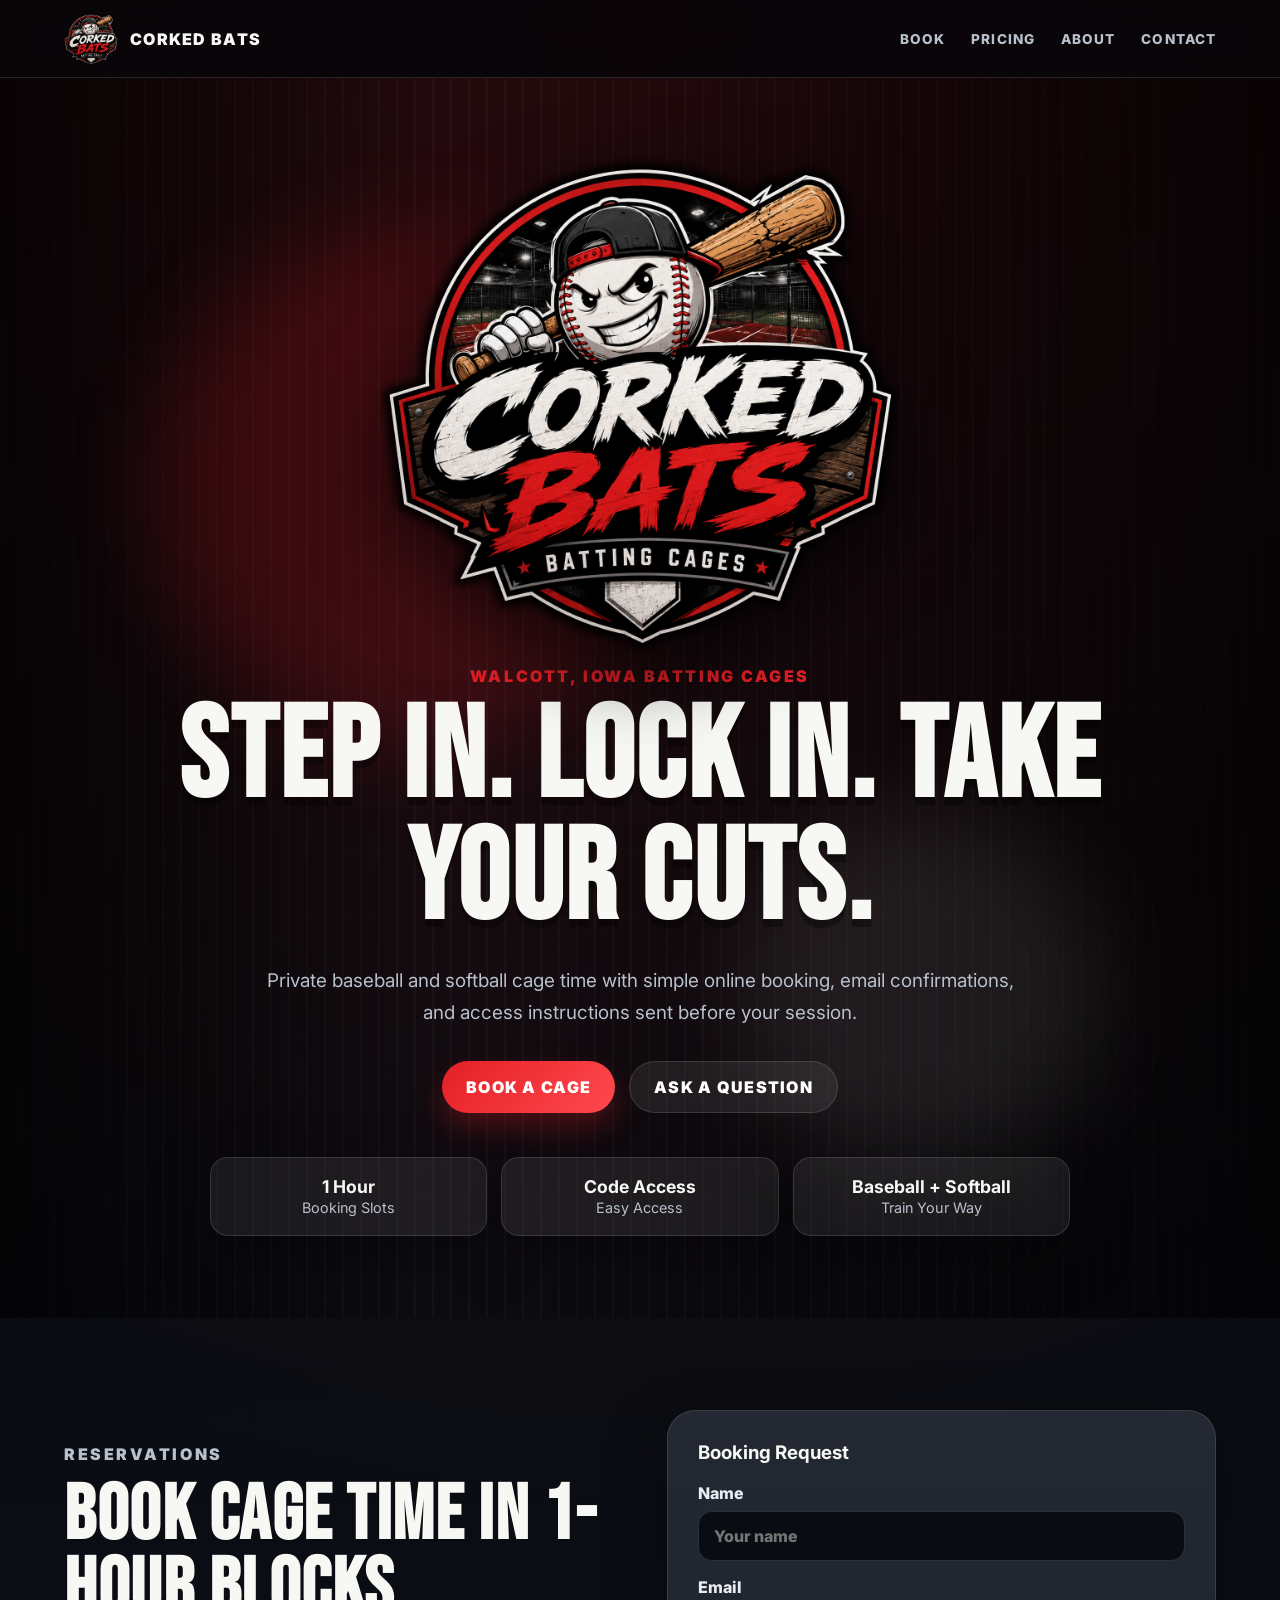
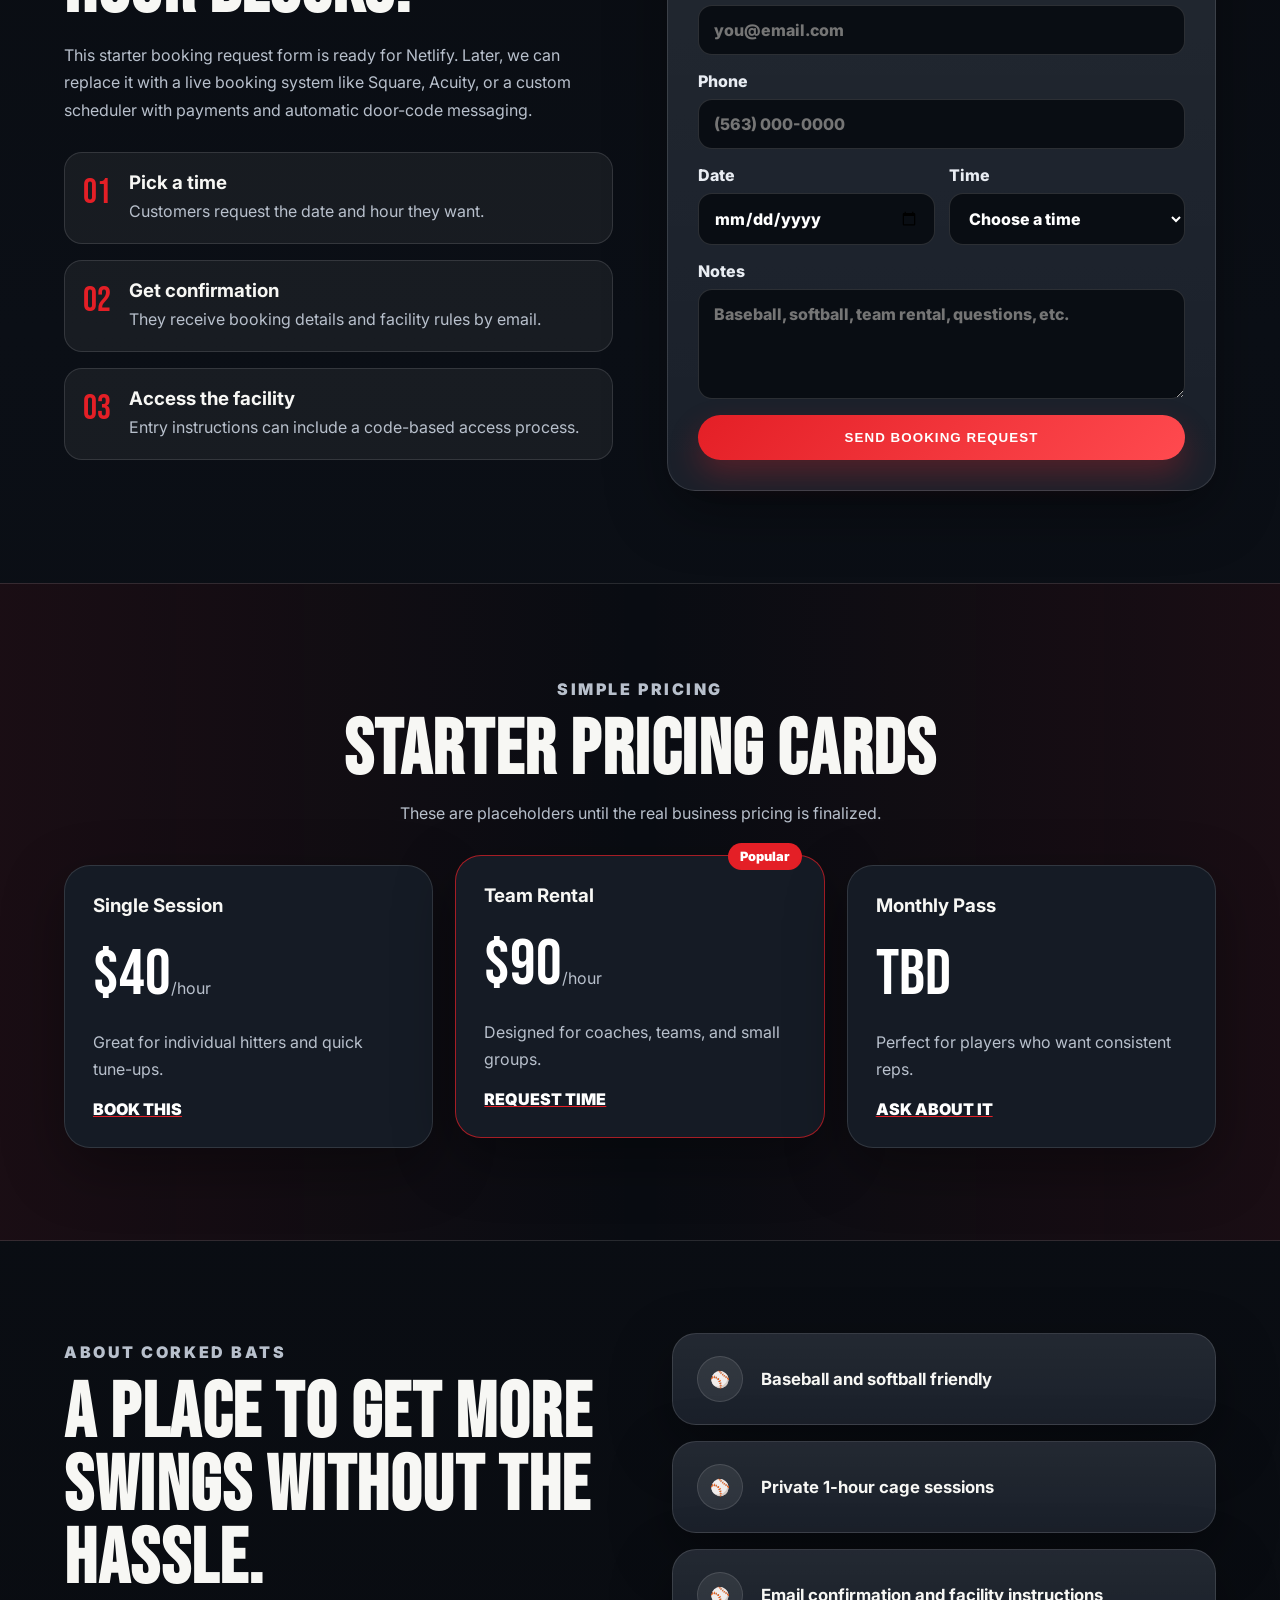
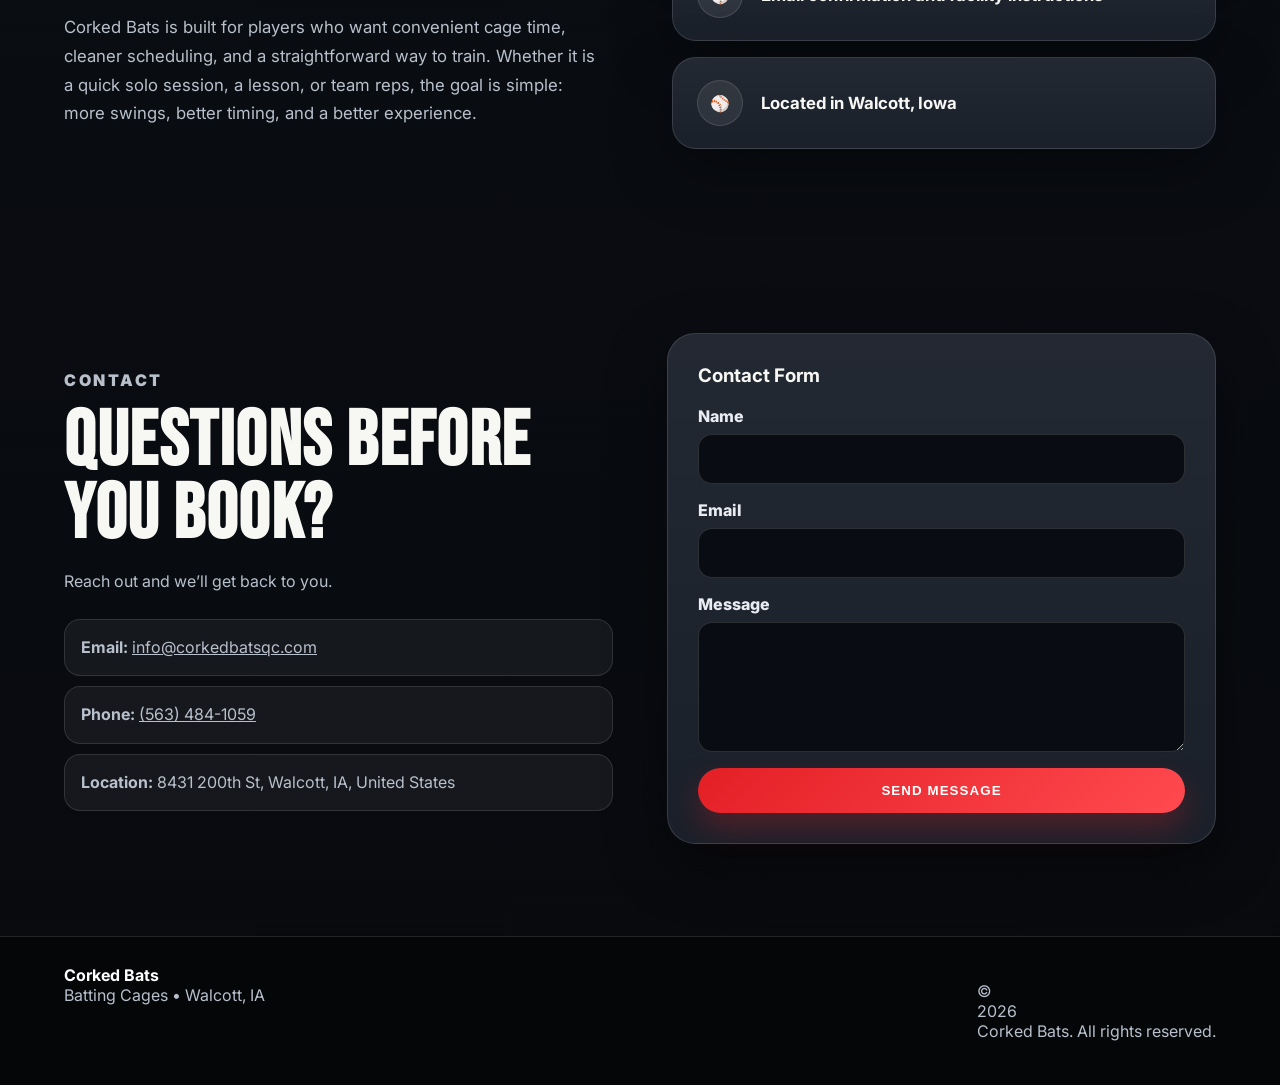
<file: index.html>
<!DOCTYPE html>
<html lang="en">
<head>
  <meta charset="UTF-8" />
  <meta name="viewport" content="width=device-width, initial-scale=1.0" />
  <title>Corked Bats | Batting Cages in Walcott, IA</title>
  <meta name="description" content="Corked Bats is a baseball and softball batting cage facility in Walcott, Iowa. Book cage time, train hard, and get access instructions by email." />
  <link rel="preconnect" href="https://fonts.googleapis.com">
  <link rel="preconnect" href="https://fonts.gstatic.com" crossorigin>
  <link href="https://fonts.googleapis.com/css2?family=Bebas+Neue&family=Inter:wght@400;600;700;800;900&display=swap" rel="stylesheet">
  <link rel="stylesheet" href="styles.css" />
</head>
<body>
  <header class="site-header">
    <a href="#home" class="brand">
      <img src="assets/logo.png" alt="Corked Bats logo" />
      <span>Corked Bats</span>
    </a>

    <button class="menu-toggle" aria-label="Open navigation">☰</button>

    <nav class="nav">
      <a href="#booking">Book</a>
      <a href="#pricing">Pricing</a>
      <a href="#about">About</a>
      <a href="#contact">Contact</a>
    </nav>
  </header>

  <main id="home">
    <section class="hero">
      <div class="hero-bg-grid"></div>
      <div class="hero-glow hero-glow-red"></div>
      <div class="hero-glow hero-glow-white"></div>

      <div class="hero-content">
        <img class="hero-logo" src="assets/logo.png" alt="Corked Bats batting cages logo" />
        <p class="eyebrow">Walcott, Iowa Batting Cages</p>
        <h1>Step in. Lock in. Take your cuts.</h1>
        <p class="hero-copy">
          Private baseball and softball cage time with simple online booking, email confirmations,
          and access instructions sent before your session.
        </p>
        <div class="hero-actions">
          <a class="btn btn-primary" href="#booking">Book a Cage</a>
          <a class="btn btn-secondary" href="#contact">Ask a Question</a>
        </div>

        <div class="quick-info">
          <div>
            <strong>1 Hour</strong>
            <span>Booking Slots</span>
          </div>
          <div>
            <strong>Code Access</strong>
            <span>Easy Access</span>
          </div>
          <div>
            <strong>Baseball + Softball</strong>
            <span>Train Your Way</span>
          </div>
        </div>
      </div>
    </section>

    <section class="section booking-section" id="booking">
      <div class="container two-col">
        <div>
          <p class="eyebrow">Reservations</p>
          <h2>Book cage time in 1-hour blocks.</h2>
          <p>
            This starter booking request form is ready for Netlify. Later, we can replace it with a live booking system
            like Square, Acuity, or a custom scheduler with payments and automatic door-code messaging.
          </p>

          <div class="steps">
            <div class="step">
              <span>01</span>
              <div>
                <h3>Pick a time</h3>
                <p>Customers request the date and hour they want.</p>
              </div>
            </div>
            <div class="step">
              <span>02</span>
              <div>
                <h3>Get confirmation</h3>
                <p>They receive booking details and facility rules by email.</p>
              </div>
            </div>
            <div class="step">
              <span>03</span>
              <div>
                <h3>Access the facility</h3>
                <p>Entry instructions can include a code-based access process.</p>
              </div>
            </div>
          </div>
        </div>

        <form class="card-form" name="booking" method="POST" data-netlify="true" action="/thank-you.html">
          <input type="hidden" name="form-name" value="booking" />
          <h3>Booking Request</h3>

          <label>
            Name
            <input type="text" name="name" placeholder="Your name" required />
          </label>

          <label>
            Email
            <input type="email" name="email" placeholder="you@email.com" required />
          </label>

          <label>
            Phone
            <input type="tel" name="phone" placeholder="(563) 000-0000" />
          </label>

          <div class="form-row">
            <label>
              Date
              <input type="date" name="date" required />
            </label>

            <label>
              Time
              <select name="time" required>
                <option value="">Choose a time</option>
                <option>8:00 AM</option>
                <option>9:00 AM</option>
                <option>10:00 AM</option>
                <option>11:00 AM</option>
                <option>12:00 PM</option>
                <option>1:00 PM</option>
                <option>2:00 PM</option>
                <option>3:00 PM</option>
                <option>4:00 PM</option>
                <option>5:00 PM</option>
                <option>6:00 PM</option>
                <option>7:00 PM</option>
                <option>8:00 PM</option>
              </select>
            </label>
          </div>

          <label>
            Notes
            <textarea name="notes" rows="4" placeholder="Baseball, softball, team rental, questions, etc."></textarea>
          </label>

          <button class="btn btn-primary full" type="submit">Send Booking Request</button>
        </form>
      </div>
    </section>

    <section class="section dark-strip" id="pricing">
      <div class="container">
        <p class="eyebrow center">Simple Pricing</p>
        <h2 class="center">Starter pricing cards</h2>
        <p class="section-intro">
          These are placeholders until the real business pricing is finalized.
        </p>

        <div class="pricing-grid">
          <div class="price-card">
            <h3>Single Session</h3>
            <div class="price">$40<span>/hour</span></div>
            <p>Great for individual hitters and quick tune-ups.</p>
            <a href="#booking" class="card-link">Book this</a>
          </div>

          <div class="price-card featured">
            <div class="badge">Popular</div>
            <h3>Team Rental</h3>
            <div class="price">$90<span>/hour</span></div>
            <p>Designed for coaches, teams, and small groups.</p>
            <a href="#booking" class="card-link">Request time</a>
          </div>

          <div class="price-card">
            <h3>Monthly Pass</h3>
            <div class="price">TBD</div>
            <p>Perfect for players who want consistent reps.</p>
            <a href="#contact" class="card-link">Ask about it</a>
          </div>
        </div>
      </div>
    </section>

    <section class="section about-section" id="about">
      <div class="container about-clean-grid">
        <div class="about-copy">
          <p class="eyebrow">About Corked Bats</p>
          <h2>A place to get more swings without the hassle.</h2>
          <p>
            Corked Bats is built for players who want convenient cage time, cleaner scheduling,
            and a straightforward way to train. Whether it is a quick solo session, a lesson,
            or team reps, the goal is simple: more swings, better timing, and a better experience.
          </p>
        </div>

        <div class="about-card-list">
          <div class="about-feature-card">
            <span class="feature-icon">⚾</span>
            <strong>Baseball and softball friendly</strong>
          </div>

          <div class="about-feature-card">
            <span class="feature-icon">⚾</span>
            <strong>Private 1-hour cage sessions</strong>
          </div>

          <div class="about-feature-card">
            <span class="feature-icon">⚾</span>
            <strong>Email confirmation and facility instructions</strong>
          </div>

          <div class="about-feature-card">
            <span class="feature-icon">⚾</span>
            <strong>Located in Walcott, Iowa</strong>
          </div>
        </div>
      </div>
    </section>

    <section class="section contact-section" id="contact">
      <div class="container two-col">
        <div>
          <p class="eyebrow">Contact</p>
          <h2>Questions before you book?</h2>
          <p>Reach out and we’ll get back to you.</p>

          <div class="contact-info">
            <p><strong>Email:</strong> <a href="mailto:info@corkedbatsqc.com">info@corkedbatsqc.com</a></p>
            <p><strong>Phone:</strong> <a href="tel:+15634841059">(563) 484-1059</a></p>
            <p><strong>Location:</strong> 8431 200th St, Walcott, IA, United States</p>
          </div>
        </div>

        <form class="card-form" name="contact" method="POST" data-netlify="true" action="/thank-you.html">
          <input type="hidden" name="form-name" value="contact" />
          <h3>Contact Form</h3>

          <label>
            Name
            <input type="text" name="name" required />
          </label>

          <label>
            Email
            <input type="email" name="email" required />
          </label>

          <label>
            Message
            <textarea name="message" rows="5" required></textarea>
          </label>

          <button class="btn btn-primary full" type="submit">Send Message</button>
        </form>
      </div>
    </section>
  </main>

  <footer class="site-footer">
    <div>
      <strong>Corked Bats</strong>
      <span>Batting Cages • Walcott, IA</span>
    </div>
    <p>© <span id="year"></span> Corked Bats. All rights reserved.</p>
  </footer>

  <script src="script.js"></script>
</body>
</html>
</file>
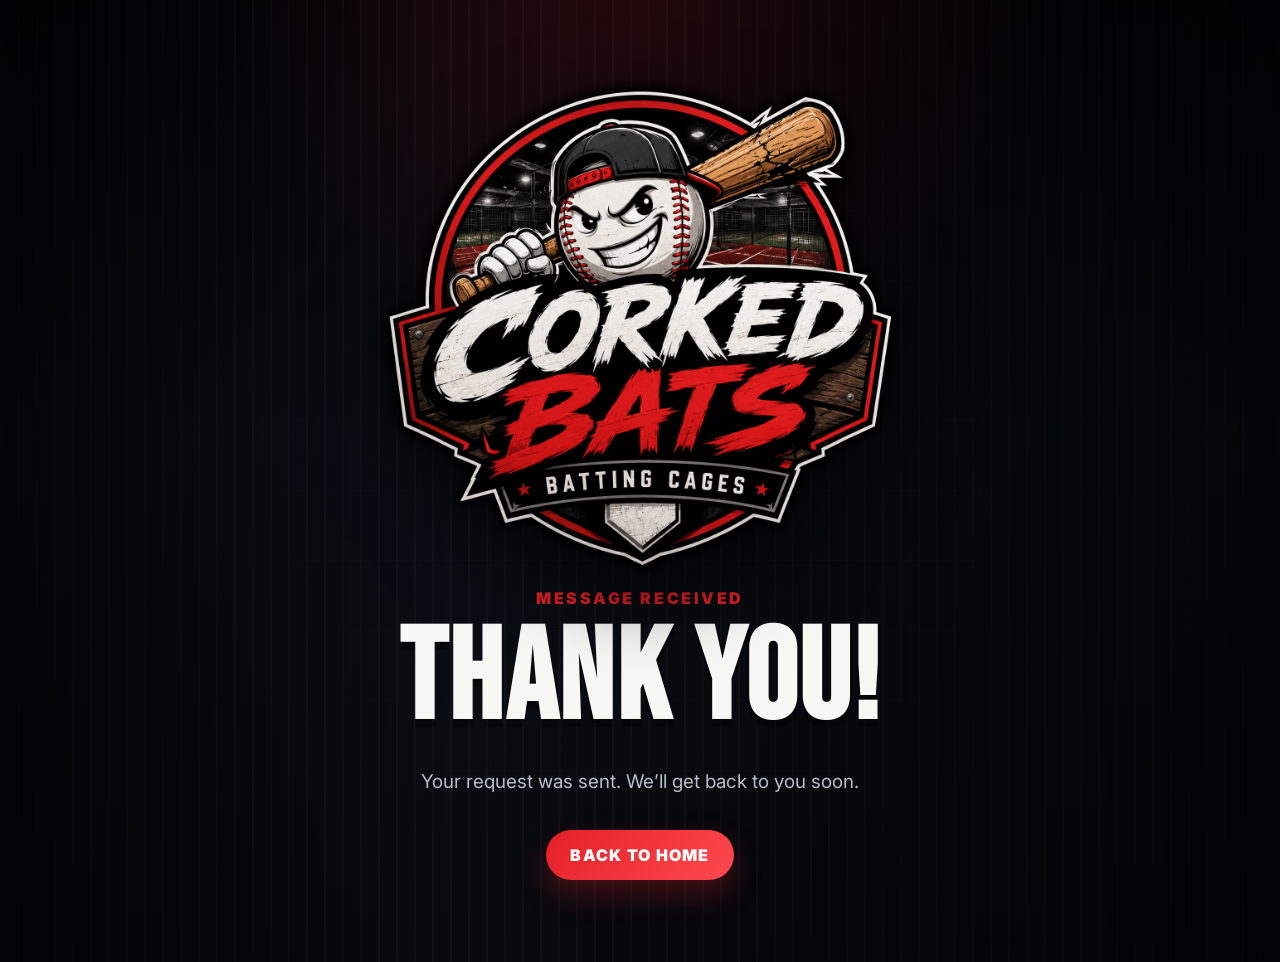
<file: thank-you.html>
<!DOCTYPE html>
<html lang="en">
<head>
  <meta charset="UTF-8" />
  <meta name="viewport" content="width=device-width, initial-scale=1.0" />
  <title>Thank You | Corked Bats</title>
  <link rel="preconnect" href="https://fonts.googleapis.com">
  <link rel="preconnect" href="https://fonts.gstatic.com" crossorigin>
  <link href="https://fonts.googleapis.com/css2?family=Bebas+Neue&family=Inter:wght@400;600;700;800;900&display=swap" rel="stylesheet">
  <link rel="stylesheet" href="styles.css" />
</head>
<body>
  <main class="thank-you-page">
    <section class="hero">
      <div class="hero-bg-grid"></div>
      <div class="hero-content">
        <img class="hero-logo" src="assets/logo.png" alt="Corked Bats logo" />
        <p class="eyebrow">Message Received</p>
        <h1>Thank You!</h1>
        <p class="hero-copy">Your request was sent. We’ll get back to you soon.</p>
        <div class="hero-actions">
          <a class="btn btn-primary" href="/">Back to Home</a>
        </div>
      </div>
    </section>
  </main>
</body>
</html>
</file>
<file: styles.css>
* {
  box-sizing: border-box;
}

:root {
  --bg: #080a0e;
  --bg-soft: #111720;
  --card: #151b25;
  --card-2: #0f141c;
  --text: #f7f7f4;
  --muted: #b8c0cc;
  --red: #e41f26;
  --red-dark: #981116;
  --line: rgba(255,255,255,.12);
  --wood: #b57535;
  --shadow: 0 20px 60px rgba(0,0,0,.35);
}

html {
  scroll-behavior: smooth;
}

body {
  margin: 0;
  background:
    radial-gradient(circle at top, rgba(228,31,38,.16), transparent 35%),
    linear-gradient(180deg, #050608 0%, #0b0f16 45%, #080a0e 100%);
  color: var(--text);
  font-family: Inter, system-ui, -apple-system, BlinkMacSystemFont, "Segoe UI", sans-serif;
}

a {
  color: inherit;
}

.site-header {
  position: sticky;
  top: 0;
  z-index: 50;
  height: 78px;
  display: flex;
  align-items: center;
  justify-content: space-between;
  padding: 0 5vw;
  background: rgba(5,6,8,.82);
  backdrop-filter: blur(14px);
  border-bottom: 1px solid var(--line);
}

.brand {
  display: flex;
  align-items: center;
  gap: 12px;
  text-decoration: none;
  font-weight: 900;
  letter-spacing: .08em;
  text-transform: uppercase;
}

.brand img {
  width: 54px;
  height: 54px;
  object-fit: contain;
}

.nav {
  display: flex;
  gap: 26px;
  font-weight: 800;
  text-transform: uppercase;
  font-size: .85rem;
  letter-spacing: .08em;
}

.nav a {
  text-decoration: none;
  color: var(--muted);
}

.nav a:hover {
  color: white;
}

.menu-toggle {
  display: none;
  background: transparent;
  color: white;
  border: 1px solid var(--line);
  border-radius: 10px;
  padding: 8px 11px;
  font-size: 1.4rem;
}

.hero {
  min-height: calc(100vh - 78px);
  position: relative;
  overflow: hidden;
  display: grid;
  place-items: center;
  padding: 64px 20px 82px;
}

.hero-bg-grid {
  position: absolute;
  inset: 0;
  background:
    linear-gradient(rgba(255,255,255,.055) 1px, transparent 1px),
    linear-gradient(90deg, rgba(255,255,255,.055) 1px, transparent 1px);
  background-size: 70px 70px;
  mask-image: radial-gradient(circle at center, black, transparent 72%);
  opacity: .35;
}

.hero::before {
  content: "";
  position: absolute;
  inset: 0;
  background:
    linear-gradient(90deg, rgba(0,0,0,.9), transparent 35%, rgba(0,0,0,.9)),
    repeating-linear-gradient(90deg, rgba(255,255,255,.045) 0 2px, transparent 2px 18px);
  opacity: .7;
}

.hero-glow {
  position: absolute;
  border-radius: 999px;
  filter: blur(45px);
  opacity: .65;
}

.hero-glow-red {
  width: 520px;
  height: 520px;
  background: rgba(228,31,38,.28);
  top: 12%;
  left: 12%;
}

.hero-glow-white {
  width: 360px;
  height: 360px;
  background: rgba(255,255,255,.12);
  bottom: 12%;
  right: 14%;
}

.hero-content {
  position: relative;
  z-index: 2;
  max-width: 1000px;
  text-align: center;
}

.hero-logo {
  width: min(520px, 92vw);
  filter: drop-shadow(0 25px 40px rgba(0,0,0,.7));
  animation: logoRise .7s ease-out both;
}

@keyframes logoRise {
  from {
    transform: translateY(18px) scale(.96);
    opacity: 0;
  }
  to {
    transform: translateY(0) scale(1);
    opacity: 1;
  }
}

.eyebrow {
  color: var(--red);
  font-weight: 900;
  text-transform: uppercase;
  letter-spacing: .16em;
  margin: 0 0 12px;
}

h1, h2 {
  font-family: "Bebas Neue", Impact, sans-serif;
  line-height: .95;
  letter-spacing: .02em;
  margin: 0;
}

h1 {
  font-size: clamp(4rem, 10vw, 8.5rem);
  text-shadow: 0 8px 0 rgba(0,0,0,.35);
}

h2 {
  font-size: clamp(3rem, 6vw, 5.8rem);
}

h3 {
  margin-top: 0;
}

.hero-copy {
  max-width: 760px;
  margin: 24px auto 0;
  color: var(--muted);
  font-size: 1.18rem;
  line-height: 1.7;
}

.hero-actions {
  display: flex;
  justify-content: center;
  gap: 14px;
  flex-wrap: wrap;
  margin-top: 32px;
}

.btn {
  border: 0;
  border-radius: 999px;
  padding: 15px 24px;
  font-weight: 900;
  text-transform: uppercase;
  letter-spacing: .08em;
  text-decoration: none;
  cursor: pointer;
  transition: .2s ease;
  display: inline-flex;
  justify-content: center;
  align-items: center;
}

.btn-primary {
  background: linear-gradient(135deg, var(--red), #ff4a4f);
  color: white;
  box-shadow: 0 14px 30px rgba(228,31,38,.28);
}

.btn-secondary {
  background: rgba(255,255,255,.08);
  color: white;
  border: 1px solid var(--line);
}

.btn:hover {
  transform: translateY(-2px);
}

.full {
  width: 100%;
}

.quick-info {
  display: grid;
  grid-template-columns: repeat(3, 1fr);
  gap: 14px;
  margin: 44px auto 0;
  max-width: 860px;
}

.quick-info div {
  background: rgba(255,255,255,.07);
  border: 1px solid var(--line);
  border-radius: 18px;
  padding: 18px;
  box-shadow: var(--shadow);
}

.quick-info strong {
  display: block;
  font-size: 1.1rem;
}

.quick-info span {
  color: var(--muted);
  font-size: .9rem;
}

.section {
  padding: 92px 5vw;
}

.container {
  max-width: 1180px;
  margin: 0 auto;
}

.two-col {
  display: grid;
  grid-template-columns: 1fr 1fr;
  gap: 54px;
  align-items: center;
}

.section p {
  color: var(--muted);
  line-height: 1.7;
}

.card-form {
  background:
    linear-gradient(180deg, rgba(255,255,255,.06), rgba(255,255,255,.025)),
    var(--card);
  border: 1px solid var(--line);
  border-radius: 28px;
  padding: 30px;
  box-shadow: var(--shadow);
}

.card-form label {
  display: grid;
  gap: 8px;
  margin-bottom: 16px;
  font-weight: 800;
  color: #e9edf3;
}

input, select, textarea {
  width: 100%;
  border: 1px solid rgba(255,255,255,.14);
  border-radius: 14px;
  background: #090d13;
  color: white;
  padding: 14px 15px;
  font: inherit;
}

textarea {
  resize: vertical;
}

.form-row {
  display: grid;
  grid-template-columns: 1fr 1fr;
  gap: 14px;
}

.steps {
  display: grid;
  gap: 16px;
  margin-top: 28px;
}

.step {
  display: flex;
  gap: 18px;
  background: rgba(255,255,255,.055);
  border: 1px solid var(--line);
  border-radius: 18px;
  padding: 18px;
}

.step span {
  font-family: "Bebas Neue";
  color: var(--red);
  font-size: 2.2rem;
}

.step h3 {
  margin-bottom: 4px;
}

.step p {
  margin: 0;
}

.dark-strip {
  background:
    linear-gradient(90deg, rgba(228,31,38,.08), transparent, rgba(228,31,38,.08)),
    #090c12;
  border-top: 1px solid var(--line);
  border-bottom: 1px solid var(--line);
}

.center {
  text-align: center;
}

.section-intro {
  max-width: 620px;
  text-align: center;
  margin: 12px auto 38px;
}

.pricing-grid {
  display: grid;
  grid-template-columns: repeat(3, 1fr);
  gap: 22px;
}

.price-card {
  position: relative;
  background: var(--card);
  border: 1px solid var(--line);
  border-radius: 26px;
  padding: 28px;
  box-shadow: var(--shadow);
}

.price-card.featured {
  border-color: rgba(228,31,38,.7);
  transform: translateY(-10px);
}

.badge {
  position: absolute;
  top: -13px;
  right: 22px;
  background: var(--red);
  color: white;
  border-radius: 999px;
  padding: 6px 12px;
  font-weight: 900;
  font-size: .8rem;
}

.price {
  font-family: "Bebas Neue";
  font-size: 4rem;
  color: white;
}

.price span {
  font-family: Inter;
  font-size: 1rem;
  color: var(--muted);
}

.card-link {
  color: white;
  font-weight: 900;
  text-transform: uppercase;
  text-decoration-color: var(--red);
}

.photo-card {
  background: linear-gradient(135deg, #191f29, #090d13);
  border: 1px solid var(--line);
  border-radius: 30px;
  min-height: 420px;
  overflow: hidden;
  box-shadow: var(--shadow);
}

.cage-illustration {
  position: relative;
  height: 420px;
  background:
    linear-gradient(180deg, rgba(255,255,255,.08), transparent 35%),
    radial-gradient(circle at center, rgba(228,31,38,.2), transparent 45%),
    #080b10;
}

.net-lines {
  position: absolute;
  inset: 0;
  background:
    linear-gradient(rgba(255,255,255,.07) 1px, transparent 1px),
    linear-gradient(90deg, rgba(255,255,255,.07) 1px, transparent 1px);
  background-size: 38px 38px;
  transform: perspective(500px) rotateX(58deg) scale(1.5);
  transform-origin: bottom;
  opacity: .65;
}

.light {
  position: absolute;
  top: 34px;
  width: 90px;
  height: 90px;
  background: radial-gradient(circle, white, rgba(255,255,255,.1), transparent 70%);
  filter: blur(2px);
  z-index: 2;
}

.light-one {
  left: 24%;
}

.light-two {
  right: 24%;
}

.plate {
  position: absolute;
  width: 120px;
  height: 100px;
  bottom: 36px;
  left: 50%;
  transform: translateX(-50%) rotate(45deg);
  background: rgba(255,255,255,.85);
  clip-path: polygon(0 0, 100% 0, 100% 70%, 50% 100%, 0 70%);
  z-index: 3;
}

.check-list {
  list-style: none;
  padding: 0;
  margin: 24px 0 0;
  display: grid;
  gap: 12px;
}

.check-list li {
  background: rgba(255,255,255,.055);
  border: 1px solid var(--line);
  border-radius: 999px;
  padding: 13px 16px;
}

.check-list li::before {
  content: "⚾";
  margin-right: 10px;
}

.contact-info {
  display: grid;
  gap: 10px;
  margin-top: 24px;
}

.contact-info p {
  margin: 0;
  background: rgba(255,255,255,.055);
  border: 1px solid var(--line);
  border-radius: 16px;
  padding: 14px 16px;
}

.site-footer {
  display: flex;
  justify-content: space-between;
  gap: 20px;
  padding: 28px 5vw;
  border-top: 1px solid var(--line);
  background: #050608;
  color: var(--muted);
}

.site-footer strong,
.site-footer span {
  display: block;
}

.site-footer strong {
  color: white;
}

@media (max-width: 850px) {
  .menu-toggle {
    display: block;
  }

  .nav {
    position: absolute;
    top: 78px;
    left: 0;
    right: 0;
    display: none;
    flex-direction: column;
    padding: 20px 5vw;
    background: rgba(5,6,8,.96);
    border-bottom: 1px solid var(--line);
  }

  .nav.open {
    display: flex;
  }

  .two-col,
  .pricing-grid,
  .quick-info {
    grid-template-columns: 1fr;
  }

  .price-card.featured {
    transform: none;
  }

  .form-row {
    grid-template-columns: 1fr;
  }

  .site-footer {
    flex-direction: column;
  }

  .hero {
    padding-top: 40px;
  }
}

/* Updated About section layout */
.about-clean-grid {
  display: grid;
  grid-template-columns: 1fr 1fr;
  gap: 64px;
  align-items: center;
}

.about-copy p:not(.eyebrow) {
  font-size: 1.05rem;
  max-width: 660px;
}

.about-card-list {
  display: grid;
  gap: 16px;
}

.about-feature-card {
  display: flex;
  align-items: center;
  gap: 18px;
  background:
    linear-gradient(180deg, rgba(255,255,255,.06), rgba(255,255,255,.025)),
    var(--card);
  border: 1px solid var(--line);
  border-radius: 24px;
  padding: 22px 24px;
  box-shadow: var(--shadow);
}

.about-feature-card strong {
  font-size: 1.05rem;
}

.feature-icon {
  width: 46px;
  height: 46px;
  min-width: 46px;
  display: grid;
  place-items: center;
  border-radius: 999px;
  background: rgba(255,255,255,.08);
  border: 1px solid var(--line);
}

@media (max-width: 850px) {
  .about-clean-grid {
    grid-template-columns: 1fr;
    gap: 32px;
  }
}
</file>
